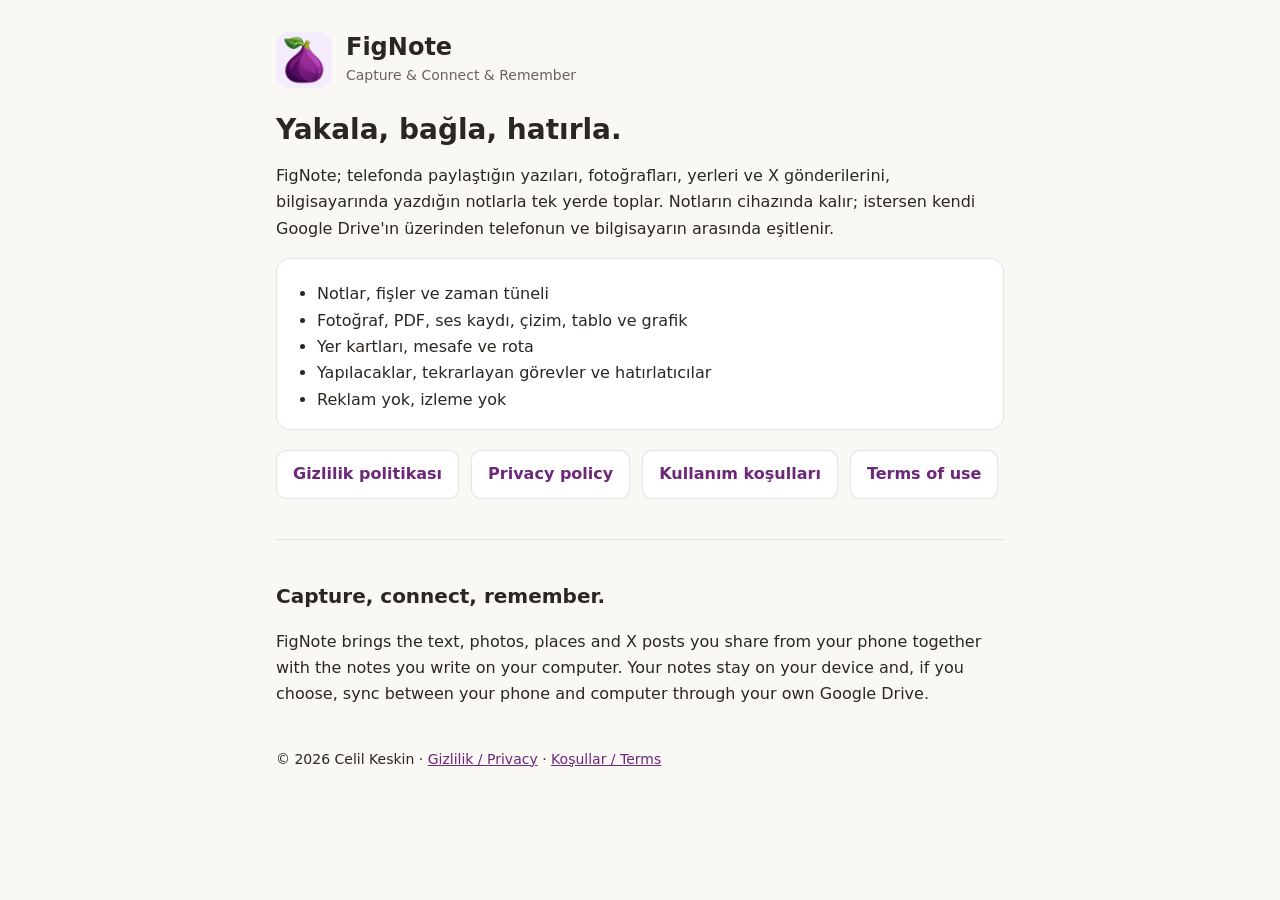
<file: fignote/index.html>
<!doctype html>
<html lang="tr">
<head>
<meta charset="utf-8">
<meta name="viewport" content="width=device-width, initial-scale=1">
<title>FigNote</title>
<meta name="description" content="FigNote: notlar, fotoğraflar, yerler, X gönderileri ve yapılacaklar tek yerde. Capture &amp; Connect &amp; Remember.">
<link rel="icon" href="fignote-icon.png">
<link rel="stylesheet" href="style.css">
</head>
<body>
<main>
  <header class="brand">
    <img src="fignote-icon.png" alt="" width="56" height="56">
    <div>
      <p class="name">FigNote</p>
      <p class="tagline">Capture &amp; Connect &amp; Remember</p>
    </div>
  </header>

  <h1>Yakala, bağla, hatırla.</h1>
  <p>
    FigNote; telefonda paylaştığın yazıları, fotoğrafları, yerleri ve X
    gönderilerini, bilgisayarında yazdığın notlarla tek yerde toplar.
    Notların cihazında kalır; istersen kendi Google Drive'ın üzerinden
    telefonun ve bilgisayarın arasında eşitlenir.
  </p>

  <div class="card">
    <ul>
      <li>Notlar, fişler ve zaman tüneli</li>
      <li>Fotoğraf, PDF, ses kaydı, çizim, tablo ve grafik</li>
      <li>Yer kartları, mesafe ve rota</li>
      <li>Yapılacaklar, tekrarlayan görevler ve hatırlatıcılar</li>
      <li>Reklam yok, izleme yok</li>
    </ul>
  </div>

  <div class="links">
    <a href="privacy.html">Gizlilik politikası</a>
    <a href="privacy.html#en">Privacy policy</a>
    <a href="terms.html">Kullanım koşulları</a>
    <a href="terms.html#en">Terms of use</a>
  </div>

  <hr>

  <section lang="en" aria-labelledby="en-title">
    <h2 id="en-title">Capture, connect, remember.</h2>
    <p>
      FigNote brings the text, photos, places and X posts you share from your
      phone together with the notes you write on your computer. Your notes
      stay on your device and, if you choose, sync between your phone and
      computer through your own Google Drive.
    </p>
  </section>

  <footer>
    <p>© 2026 Celil Keskin · <a href="privacy.html">Gizlilik / Privacy</a> · <a href="terms.html">Koşullar / Terms</a></p>
  </footer>
</main>
</body>
</html>
</file>
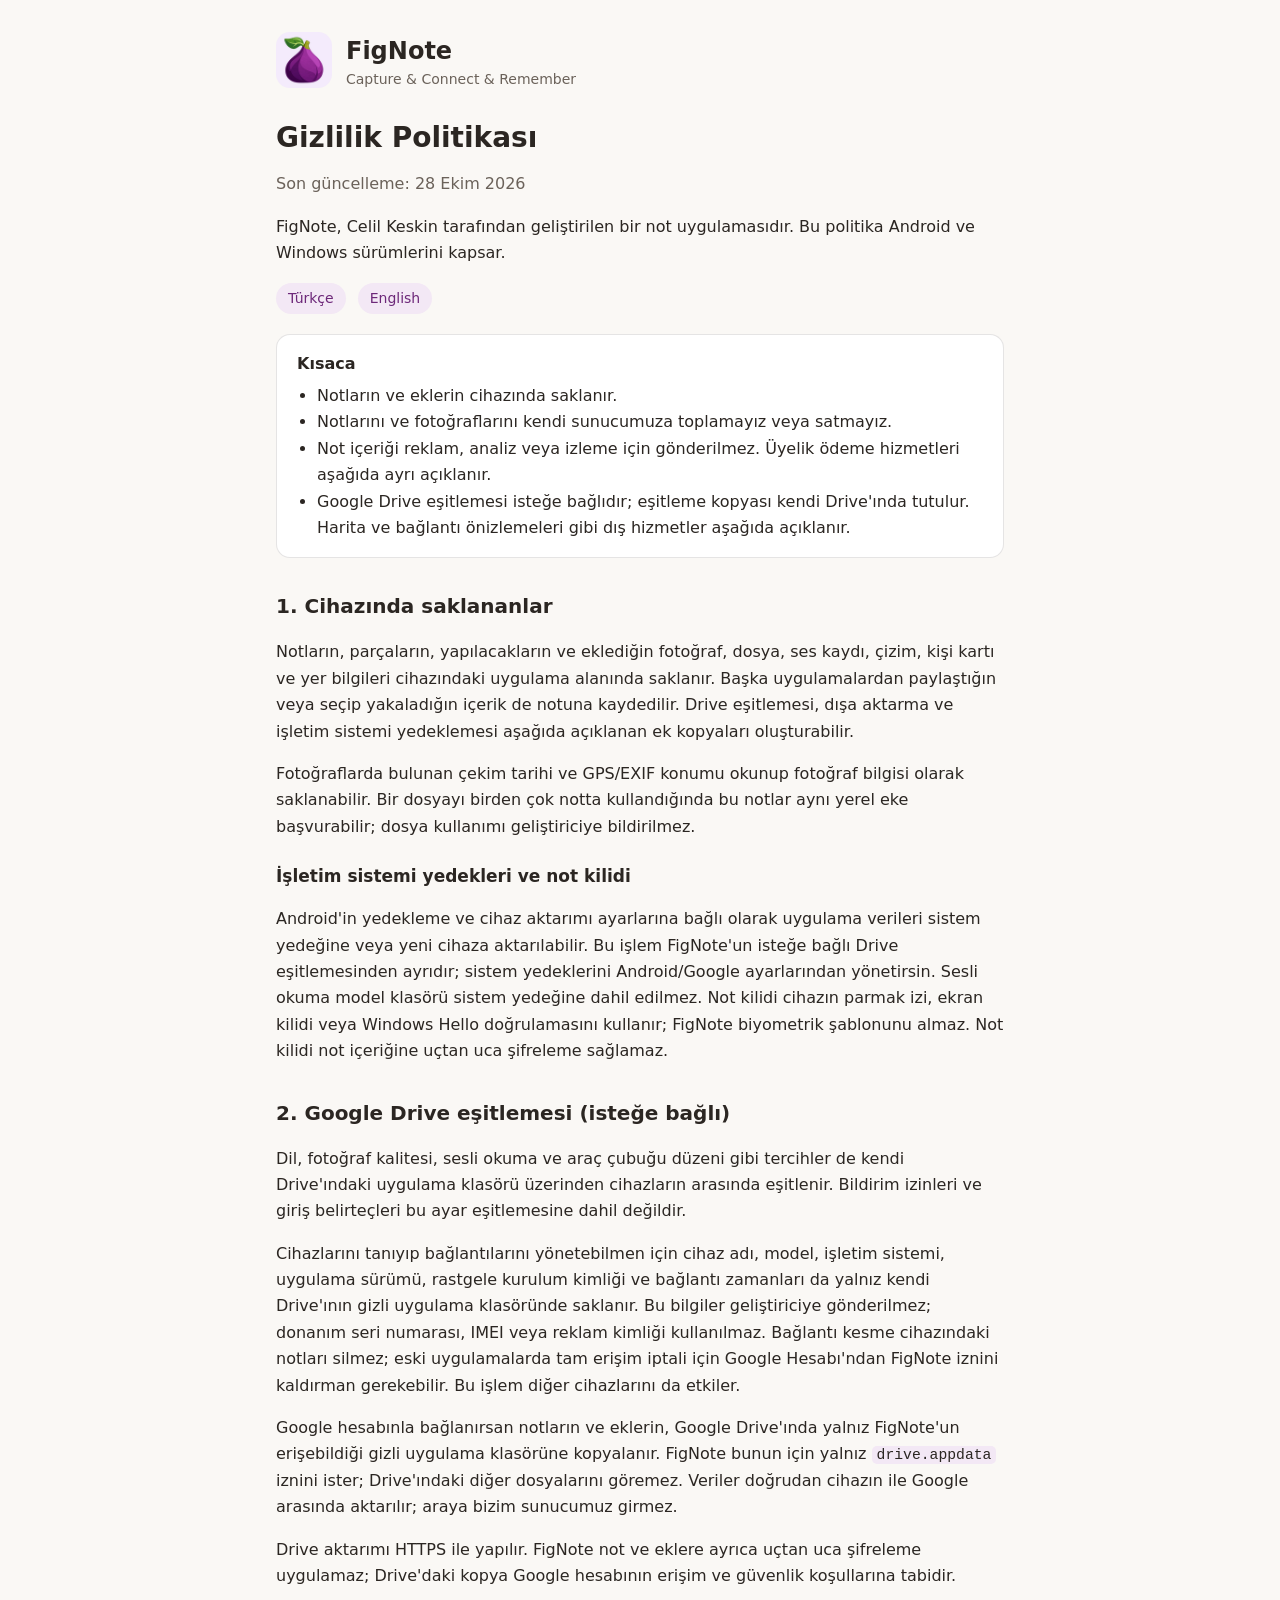
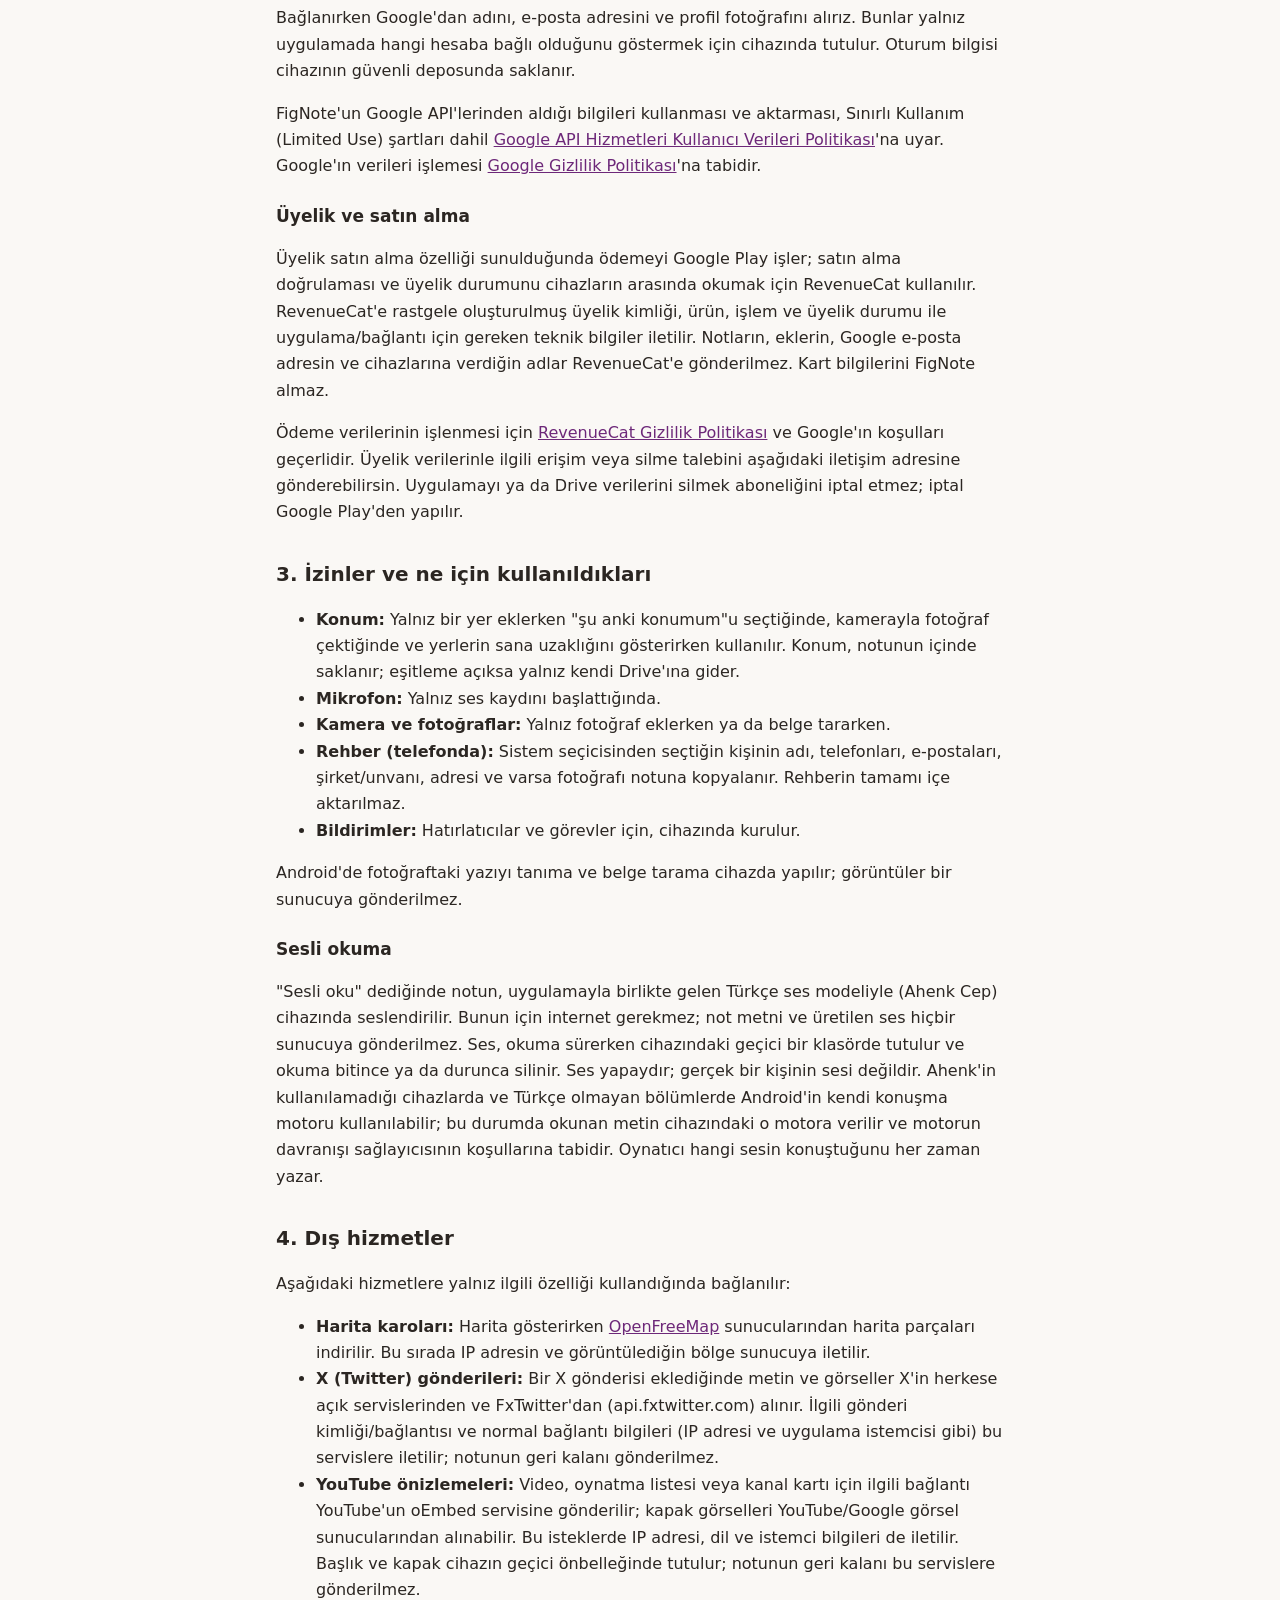
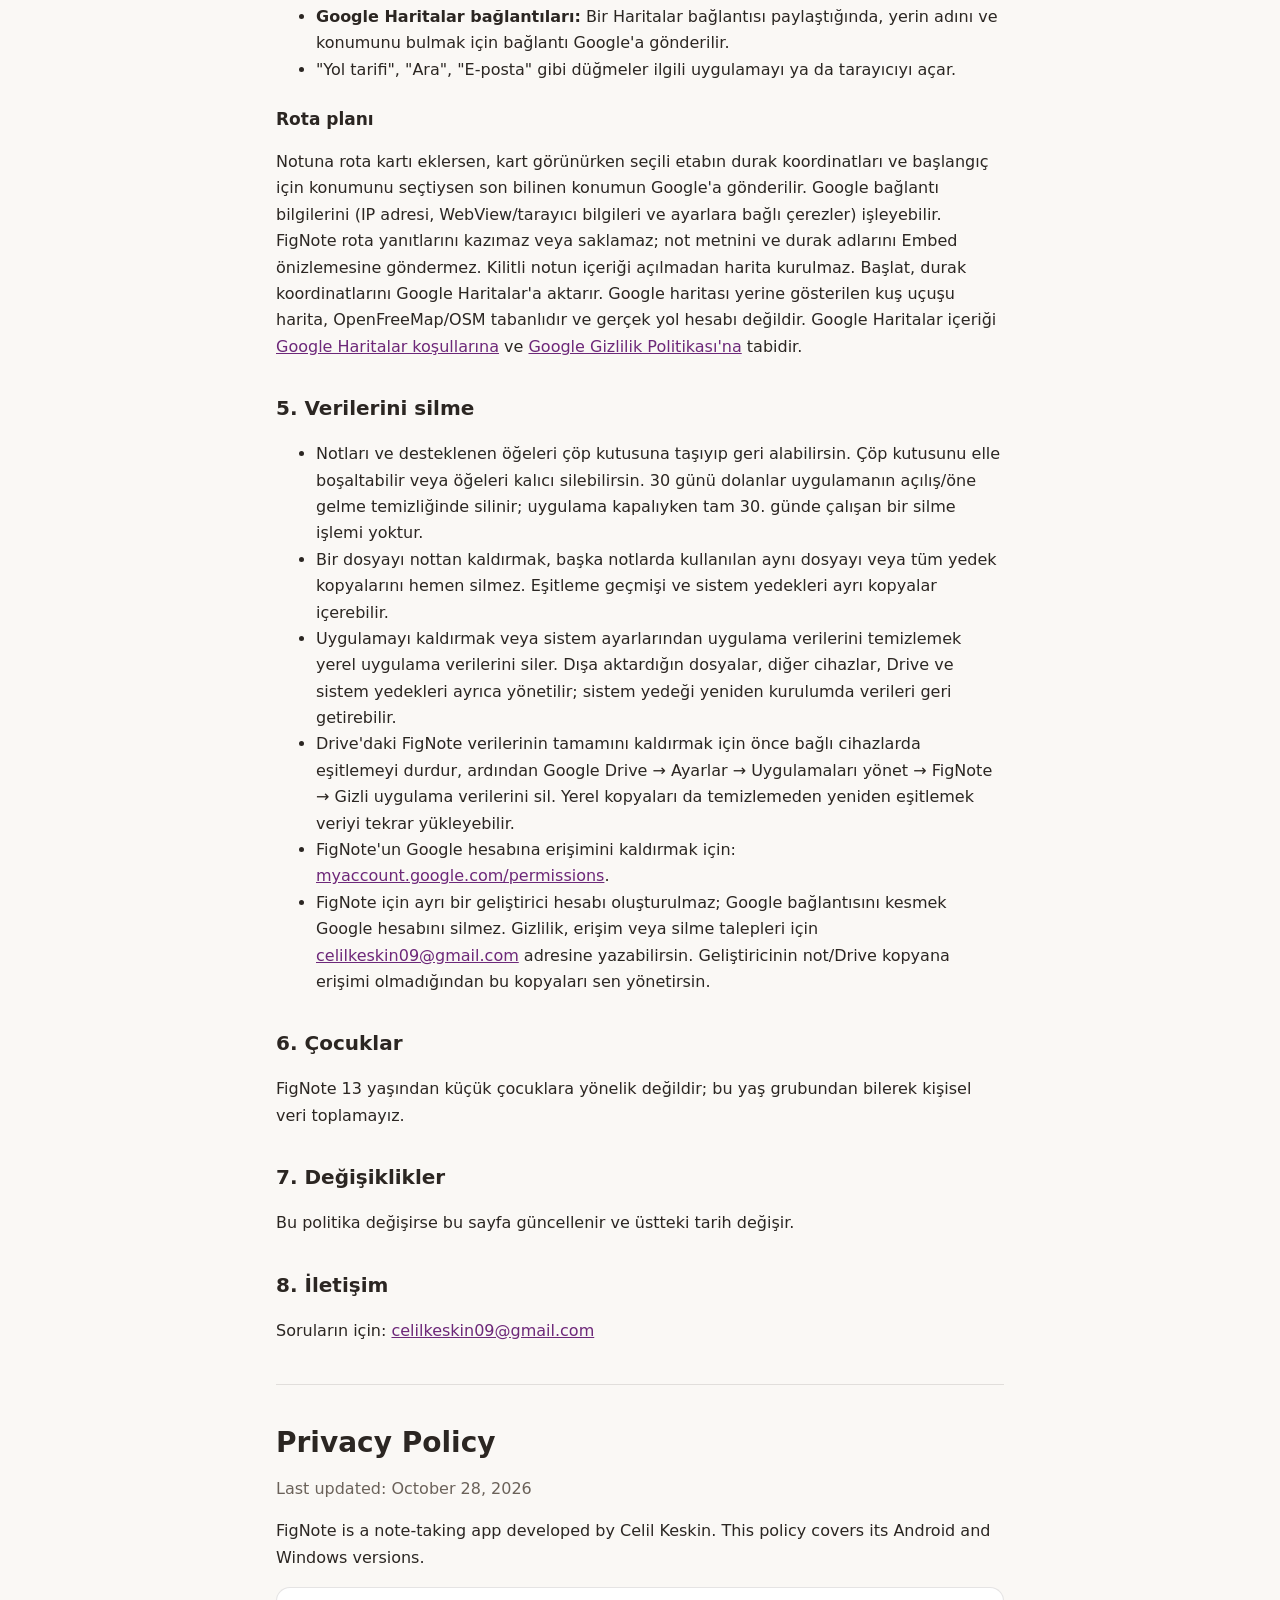
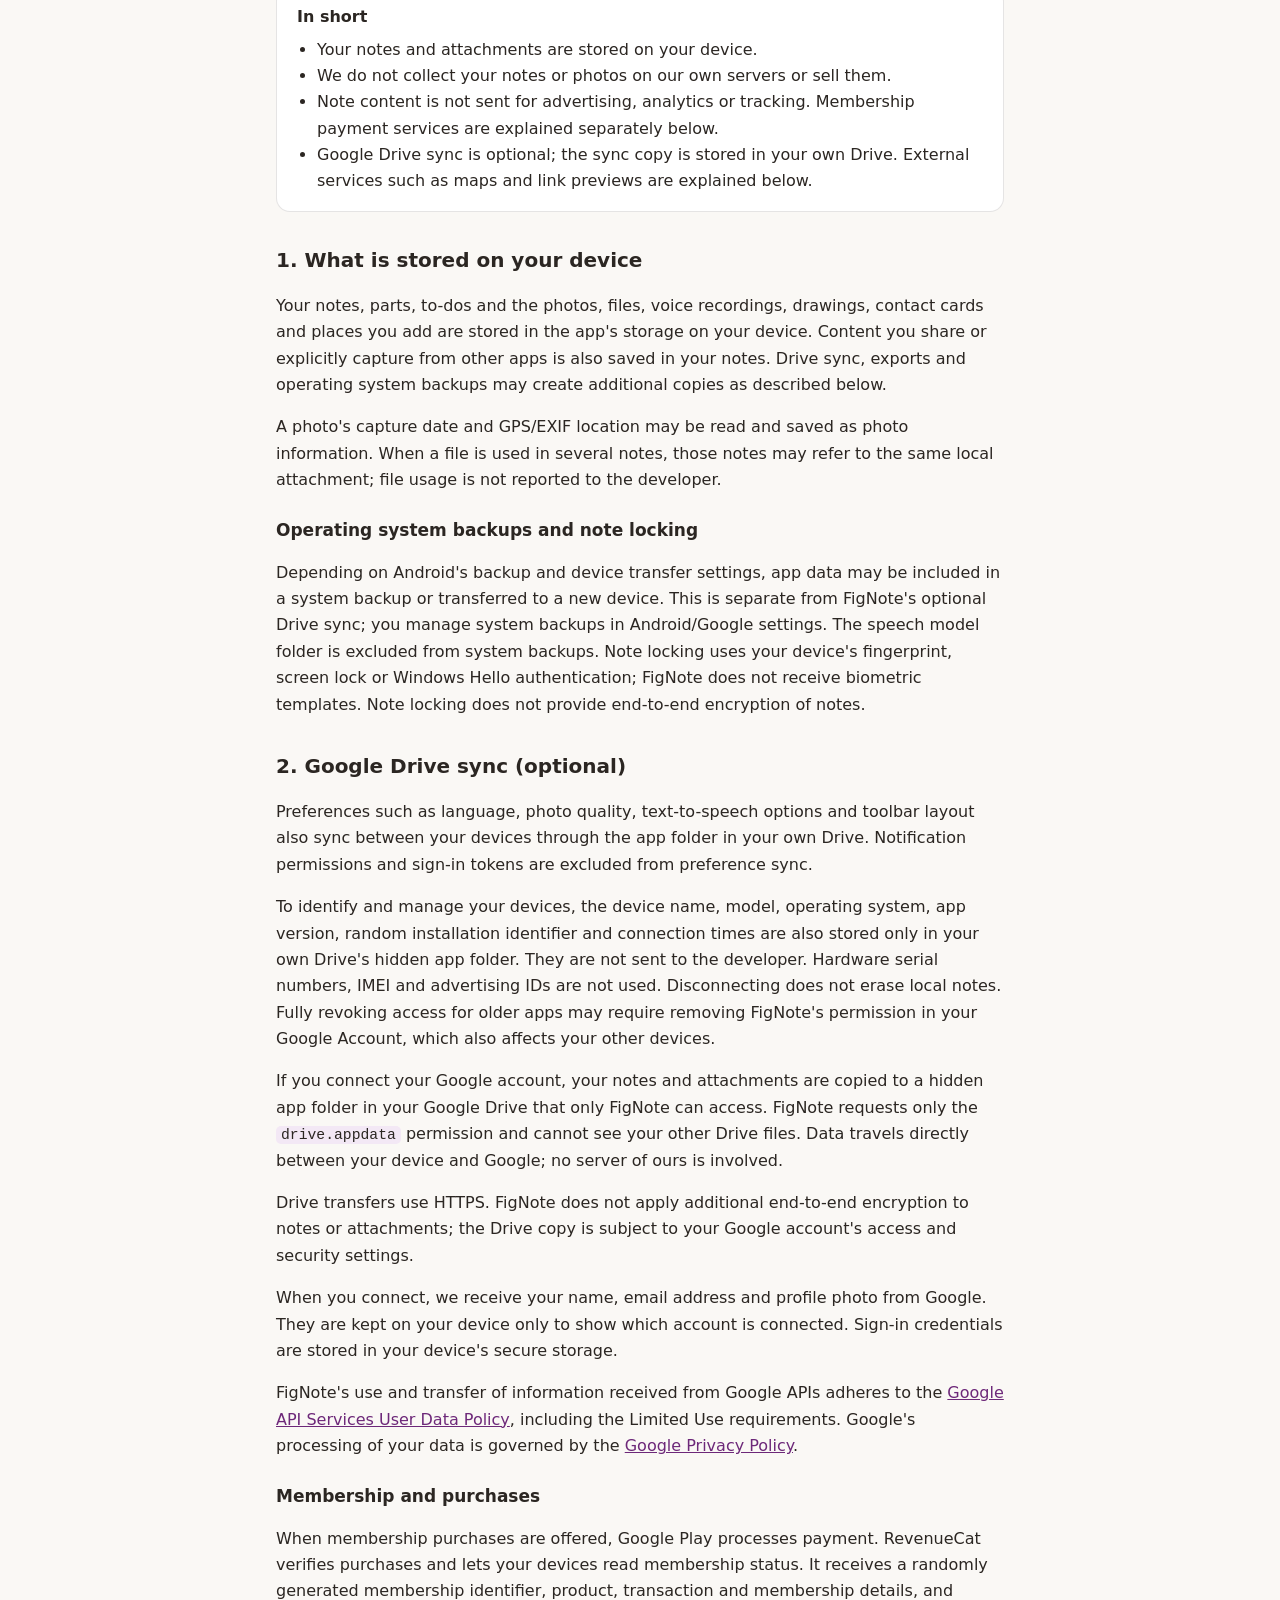
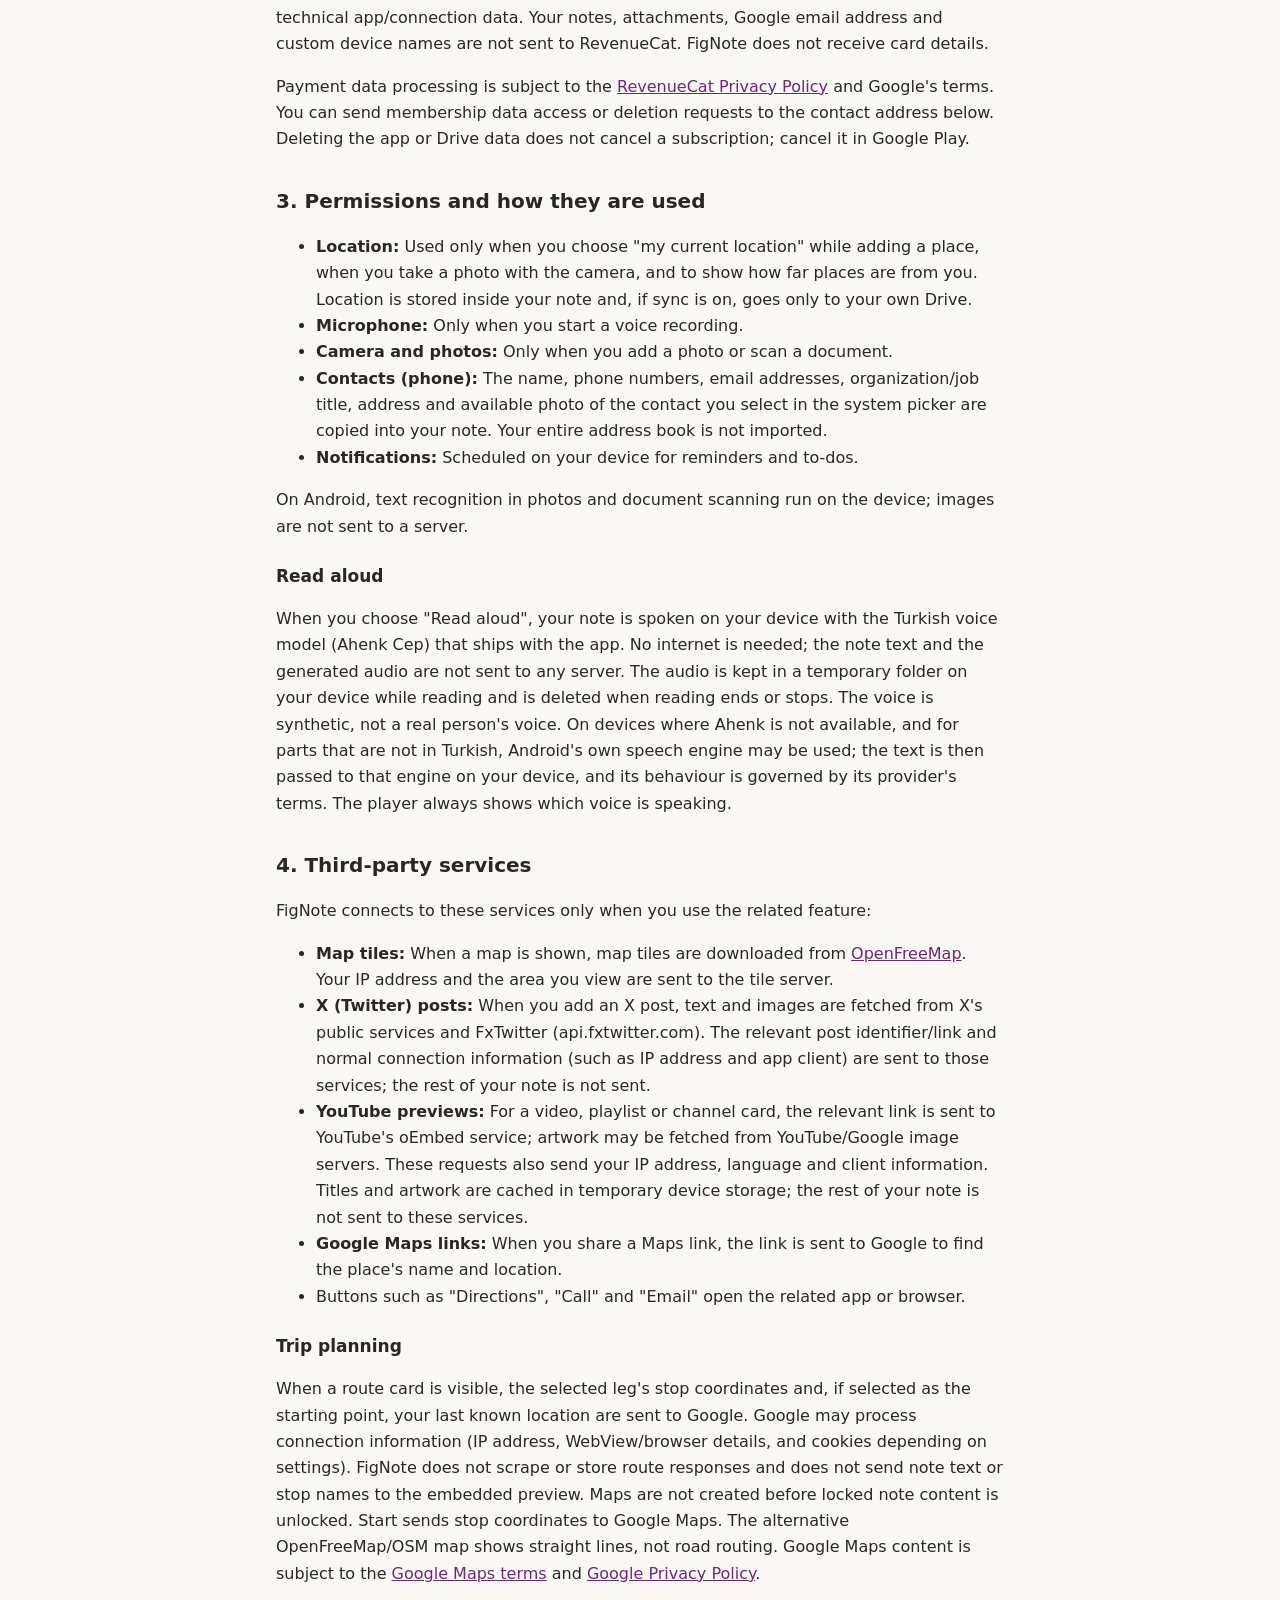
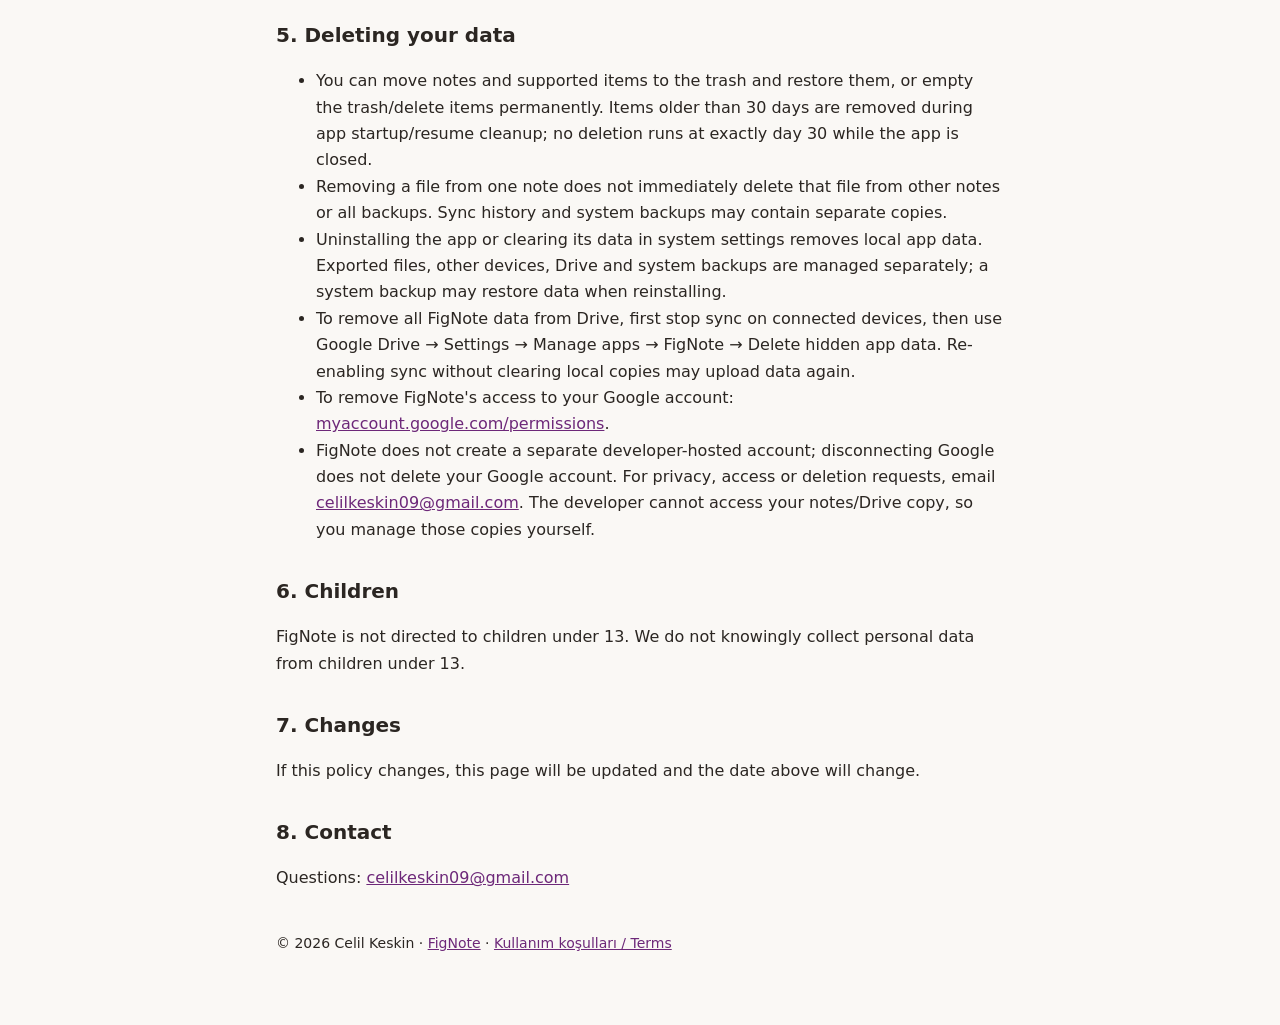
<file: fignote/privacy.html>
<!doctype html>
<html lang="tr">
<head>
<meta charset="utf-8">
<meta name="viewport" content="width=device-width, initial-scale=1">
<title>FigNote Gizlilik Politikası</title>
<meta name="description" content="FigNote gizlilik politikası / privacy policy.">
<link rel="icon" href="fignote-icon.png">
<link rel="stylesheet" href="style.css">
</head>
<body>
<main>
  <header class="brand">
    <a href="index.html"><img src="fignote-icon.png" alt="FigNote ana sayfa" width="56" height="56"></a>
    <div>
      <p class="name">FigNote</p>
      <p class="tagline">Capture &amp; Connect &amp; Remember</p>
    </div>
  </header>

  <h1>Gizlilik Politikası</h1>
  <p class="muted">Son güncelleme: 28 Ekim 2026</p>
  <p>FigNote, Celil Keskin tarafından geliştirilen bir not uygulamasıdır.
    Bu politika Android ve Windows sürümlerini kapsar.</p>
  <nav class="lang" aria-label="Dil"><a href="#tr">Türkçe</a><a href="#en">English</a></nav>

  <section id="tr">
    <div class="card">
      <strong>Kısaca</strong>
      <ul>
        <li>Notların ve eklerin cihazında saklanır.</li>
        <li>Notlarını ve fotoğraflarını kendi sunucumuza toplamayız veya satmayız.</li>
        <li>Not içeriği reklam, analiz veya izleme için gönderilmez. Üyelik ödeme hizmetleri aşağıda ayrı açıklanır.</li>
        <li>Google Drive eşitlemesi isteğe bağlıdır; eşitleme kopyası kendi Drive'ında tutulur. Harita ve bağlantı önizlemeleri gibi dış hizmetler aşağıda açıklanır.</li>
      </ul>
    </div>

    <h2>1. Cihazında saklananlar</h2>
    <p>
      Notların, parçaların, yapılacakların ve eklediğin fotoğraf, dosya, ses
      kaydı, çizim, kişi kartı ve yer bilgileri cihazındaki uygulama alanında
      saklanır. Başka uygulamalardan paylaştığın veya seçip yakaladığın içerik
      de notuna kaydedilir. Drive eşitlemesi, dışa aktarma ve işletim sistemi
      yedeklemesi aşağıda açıklanan ek kopyaları oluşturabilir.
    </p>
    <p>Fotoğraflarda bulunan çekim tarihi ve GPS/EXIF konumu okunup fotoğraf
      bilgisi olarak saklanabilir. Bir dosyayı birden çok notta kullandığında
      bu notlar aynı yerel eke başvurabilir; dosya kullanımı geliştiriciye
      bildirilmez.</p>
    <h3>İşletim sistemi yedekleri ve not kilidi</h3>
    <p>Android'in yedekleme ve cihaz aktarımı ayarlarına bağlı olarak uygulama
      verileri sistem yedeğine veya yeni cihaza aktarılabilir. Bu işlem FigNote'un
      isteğe bağlı Drive eşitlemesinden ayrıdır; sistem yedeklerini Android/Google
      ayarlarından yönetirsin. Sesli okuma model klasörü sistem yedeğine dahil
      edilmez. Not kilidi cihazın parmak izi, ekran kilidi veya Windows Hello
      doğrulamasını kullanır; FigNote biyometrik şablonunu almaz. Not kilidi
      not içeriğine uçtan uca şifreleme sağlamaz.</p>

    <h2>2. Google Drive eşitlemesi (isteğe bağlı)</h2>
    <p>Dil, fotoğraf kalitesi, sesli okuma ve araç çubuğu düzeni gibi
      tercihler de kendi Drive'ındaki uygulama klasörü üzerinden cihazların
      arasında eşitlenir. Bildirim izinleri ve giriş belirteçleri bu ayar
      eşitlemesine dahil değildir.</p>
    <p>Cihazlarını tanıyıp bağlantılarını yönetebilmen için cihaz adı, model,
      işletim sistemi, uygulama sürümü, rastgele kurulum kimliği ve bağlantı
      zamanları da yalnız kendi Drive'ının gizli uygulama klasöründe saklanır.
      Bu bilgiler geliştiriciye gönderilmez; donanım seri numarası, IMEI veya
      reklam kimliği kullanılmaz. Bağlantı kesme cihazındaki notları silmez;
      eski uygulamalarda tam erişim iptali için Google Hesabı'ndan FigNote
      iznini kaldırman gerekebilir. Bu işlem diğer cihazlarını da etkiler.</p>
    <p>
      Google hesabınla bağlanırsan notların ve eklerin, Google Drive'ında
      yalnız FigNote'un erişebildiği gizli uygulama klasörüne kopyalanır.
      FigNote bunun için yalnız <code>drive.appdata</code> iznini ister;
      Drive'ındaki diğer dosyalarını göremez. Veriler doğrudan cihazın ile
      Google arasında aktarılır; araya bizim sunucumuz girmez.
    </p>
    <p>Drive aktarımı HTTPS ile yapılır. FigNote not ve eklere ayrıca uçtan uca
      şifreleme uygulamaz; Drive'daki kopya Google hesabının erişim ve güvenlik
      koşullarına tabidir.</p>
    <p>
      Bağlanırken Google'dan adını, e-posta adresini ve profil fotoğrafını
      alırız. Bunlar yalnız uygulamada hangi hesaba bağlı olduğunu göstermek
      için cihazında tutulur. Oturum bilgisi cihazının güvenli deposunda
      saklanır.
    </p>
    <p>
      FigNote'un Google API'lerinden aldığı bilgileri kullanması ve
      aktarması, Sınırlı Kullanım (Limited Use) şartları dahil
      <a href="https://developers.google.com/terms/api-services-user-data-policy">Google API Hizmetleri Kullanıcı Verileri Politikası</a>'na
      uyar. Google'ın verileri işlemesi
      <a href="https://policies.google.com/privacy">Google Gizlilik Politikası</a>'na tabidir.
    </p>

    <h3>Üyelik ve satın alma</h3>
    <p>Üyelik satın alma özelliği sunulduğunda ödemeyi Google Play işler;
      satın alma doğrulaması ve üyelik durumunu cihazların arasında okumak için
      RevenueCat kullanılır. RevenueCat'e rastgele oluşturulmuş üyelik kimliği,
      ürün, işlem ve üyelik durumu ile uygulama/bağlantı için gereken teknik
      bilgiler iletilir. Notların, eklerin, Google e-posta adresin ve cihazlarına
      verdiğin adlar RevenueCat'e gönderilmez. Kart bilgilerini FigNote almaz.</p>
    <p>Ödeme verilerinin işlenmesi için
      <a href="https://www.revenuecat.com/privacy">RevenueCat Gizlilik Politikası</a>
      ve Google'ın koşulları geçerlidir. Üyelik verilerinle ilgili erişim veya
      silme talebini aşağıdaki iletişim adresine gönderebilirsin. Uygulamayı ya da
      Drive verilerini silmek aboneliğini iptal etmez; iptal Google Play'den yapılır.</p>

    <h2>3. İzinler ve ne için kullanıldıkları</h2>
    <ul>
      <li><strong>Konum:</strong> Yalnız bir yer eklerken "şu anki konumum"u seçtiğinde, kamerayla fotoğraf çektiğinde ve yerlerin sana uzaklığını gösterirken kullanılır. Konum, notunun içinde saklanır; eşitleme açıksa yalnız kendi Drive'ına gider.</li>
      <li><strong>Mikrofon:</strong> Yalnız ses kaydını başlattığında.</li>
      <li><strong>Kamera ve fotoğraflar:</strong> Yalnız fotoğraf eklerken ya da belge tararken.</li>
      <li><strong>Rehber (telefonda):</strong> Sistem seçicisinden seçtiğin kişinin adı, telefonları, e-postaları, şirket/unvanı, adresi ve varsa fotoğrafı notuna kopyalanır. Rehberin tamamı içe aktarılmaz.</li>
      <li><strong>Bildirimler:</strong> Hatırlatıcılar ve görevler için, cihazında kurulur.</li>
    </ul>
    <p>
      Android'de fotoğraftaki yazıyı tanıma ve belge tarama cihazda yapılır;
      görüntüler bir sunucuya gönderilmez.
    </p>

    <h3>Sesli okuma</h3>
    <p>
      "Sesli oku" dediğinde notun, uygulamayla birlikte gelen Türkçe ses
      modeliyle (Ahenk Cep) cihazında seslendirilir. Bunun için internet
      gerekmez; not metni ve üretilen ses hiçbir sunucuya gönderilmez. Ses,
      okuma sürerken cihazındaki geçici bir klasörde tutulur ve okuma bitince
      ya da durunca silinir. Ses yapaydır; gerçek bir kişinin sesi değildir.
      Ahenk'in kullanılamadığı cihazlarda ve Türkçe olmayan bölümlerde
      Android'in kendi konuşma motoru kullanılabilir; bu durumda okunan metin
      cihazındaki o motora verilir ve motorun davranışı sağlayıcısının
      koşullarına tabidir. Oynatıcı hangi sesin konuştuğunu her zaman yazar.
    </p>

    <h2>4. Dış hizmetler</h2>
    <p>Aşağıdaki hizmetlere yalnız ilgili özelliği kullandığında bağlanılır:</p>
    <ul>
      <li><strong>Harita karoları:</strong> Harita gösterirken <a href="https://openfreemap.org">OpenFreeMap</a> sunucularından harita parçaları indirilir. Bu sırada IP adresin ve görüntülediğin bölge sunucuya iletilir.</li>
      <li><strong>X (Twitter) gönderileri:</strong> Bir X gönderisi eklediğinde metin ve görseller X'in herkese açık servislerinden ve FxTwitter'dan (api.fxtwitter.com) alınır. İlgili gönderi kimliği/bağlantısı ve normal bağlantı bilgileri (IP adresi ve uygulama istemcisi gibi) bu servislere iletilir; notunun geri kalanı gönderilmez.</li>
      <li><strong>YouTube önizlemeleri:</strong> Video, oynatma listesi veya kanal kartı için ilgili bağlantı YouTube'un oEmbed servisine gönderilir; kapak görselleri YouTube/Google görsel sunucularından alınabilir. Bu isteklerde IP adresi, dil ve istemci bilgileri de iletilir. Başlık ve kapak cihazın geçici önbelleğinde tutulur; notunun geri kalanı bu servislere gönderilmez.</li>
      <li><strong>Google Haritalar bağlantıları:</strong> Bir Haritalar bağlantısı paylaştığında, yerin adını ve konumunu bulmak için bağlantı Google'a gönderilir.</li>
      <li>"Yol tarifi", "Ara", "E-posta" gibi düğmeler ilgili uygulamayı ya da tarayıcıyı açar.</li>
    </ul>

    <h3>Rota planı</h3>
    <p>Notuna rota kartı eklersen, kart görünürken seçili etabın durak koordinatları
      ve başlangıç için konumunu seçtiysen son bilinen konumun Google'a gönderilir.
      Google bağlantı bilgilerini (IP adresi, WebView/tarayıcı bilgileri ve ayarlara
      bağlı çerezler) işleyebilir. FigNote rota yanıtlarını kazımaz veya saklamaz;
      not metnini ve durak adlarını Embed önizlemesine göndermez. Kilitli notun
      içeriği açılmadan harita kurulmaz. Başlat, durak koordinatlarını Google
      Haritalar'a aktarır. Google haritası yerine gösterilen kuş uçuşu harita,
      OpenFreeMap/OSM tabanlıdır ve gerçek yol hesabı değildir.
      Google Haritalar içeriği <a href="https://maps.google.com/help/terms_maps/">Google Haritalar koşullarına</a>
      ve <a href="https://policies.google.com/privacy">Google Gizlilik Politikası'na</a> tabidir.</p>
    <h2>5. Verilerini silme</h2>
    <ul>
      <li>Notları ve desteklenen öğeleri çöp kutusuna taşıyıp geri alabilirsin. Çöp kutusunu elle boşaltabilir veya öğeleri kalıcı silebilirsin. 30 günü dolanlar uygulamanın açılış/öne gelme temizliğinde silinir; uygulama kapalıyken tam 30. günde çalışan bir silme işlemi yoktur.</li>
      <li>Bir dosyayı nottan kaldırmak, başka notlarda kullanılan aynı dosyayı veya tüm yedek kopyalarını hemen silmez. Eşitleme geçmişi ve sistem yedekleri ayrı kopyalar içerebilir.</li>
      <li>Uygulamayı kaldırmak veya sistem ayarlarından uygulama verilerini temizlemek yerel uygulama verilerini siler. Dışa aktardığın dosyalar, diğer cihazlar, Drive ve sistem yedekleri ayrıca yönetilir; sistem yedeği yeniden kurulumda verileri geri getirebilir.</li>
      <li>Drive'daki FigNote verilerinin tamamını kaldırmak için önce bağlı cihazlarda eşitlemeyi durdur, ardından Google Drive → Ayarlar → Uygulamaları yönet → FigNote → Gizli uygulama verilerini sil. Yerel kopyaları da temizlemeden yeniden eşitlemek veriyi tekrar yükleyebilir.</li>
      <li>FigNote'un Google hesabına erişimini kaldırmak için: <a href="https://myaccount.google.com/permissions">myaccount.google.com/permissions</a>.</li>
      <li>FigNote için ayrı bir geliştirici hesabı oluşturulmaz; Google bağlantısını kesmek Google hesabını silmez. Gizlilik, erişim veya silme talepleri için <a href="mailto:celilkeskin09@gmail.com">celilkeskin09@gmail.com</a> adresine yazabilirsin. Geliştiricinin not/Drive kopyana erişimi olmadığından bu kopyaları sen yönetirsin.</li>
    </ul>

    <h2>6. Çocuklar</h2>
    <p>FigNote 13 yaşından küçük çocuklara yönelik değildir; bu yaş grubundan bilerek kişisel veri toplamayız.</p>

    <h2>7. Değişiklikler</h2>
    <p>Bu politika değişirse bu sayfa güncellenir ve üstteki tarih değişir.</p>

    <h2>8. İletişim</h2>
    <p>Soruların için: <a href="mailto:celilkeskin09@gmail.com">celilkeskin09@gmail.com</a></p>
  </section>

  <hr>

  <section id="en" lang="en">
    <h1>Privacy Policy</h1>
    <p class="muted">Last updated: October 28, 2026</p>
    <p>FigNote is a note-taking app developed by Celil Keskin.
      This policy covers its Android and Windows versions.</p>

    <div class="card">
      <strong>In short</strong>
      <ul>
        <li>Your notes and attachments are stored on your device.</li>
        <li>We do not collect your notes or photos on our own servers or sell them.</li>
        <li>Note content is not sent for advertising, analytics or tracking. Membership payment services are explained separately below.</li>
        <li>Google Drive sync is optional; the sync copy is stored in your own Drive. External services such as maps and link previews are explained below.</li>
      </ul>
    </div>

    <h2>1. What is stored on your device</h2>
    <p>
      Your notes, parts, to-dos and the photos, files, voice recordings,
      drawings, contact cards and places you add are stored in the app's
      storage on your device. Content you share or explicitly capture from
      other apps is also saved in your notes. Drive sync, exports and operating
      system backups may create additional copies as described below.
    </p>
    <p>A photo's capture date and GPS/EXIF location may be read and saved as
      photo information. When a file is used in several notes, those notes may
      refer to the same local attachment; file usage is not reported to the
      developer.</p>
    <h3>Operating system backups and note locking</h3>
    <p>Depending on Android's backup and device transfer settings, app data may
      be included in a system backup or transferred to a new device. This is
      separate from FigNote's optional Drive sync; you manage system backups
      in Android/Google settings. The speech model folder is excluded from
      system backups. Note locking uses your device's fingerprint, screen lock
      or Windows Hello authentication; FigNote does not receive biometric
      templates. Note locking does not provide end-to-end encryption of notes.</p>

    <h2>2. Google Drive sync (optional)</h2>
    <p>Preferences such as language, photo quality, text-to-speech options
      and toolbar layout also sync between your devices through the app
      folder in your own Drive. Notification permissions and sign-in
      tokens are excluded from preference sync.</p>
    <p>To identify and manage your devices, the device name, model, operating
      system, app version, random installation identifier and connection times
      are also stored only in your own Drive's hidden app folder. They are not
      sent to the developer. Hardware serial numbers, IMEI and advertising IDs
      are not used. Disconnecting does not erase local notes. Fully revoking
      access for older apps may require removing FigNote's permission in your
      Google Account, which also affects your other devices.</p>
    <p>
      If you connect your Google account, your notes and attachments are
      copied to a hidden app folder in your Google Drive that only FigNote
      can access. FigNote requests only the <code>drive.appdata</code>
      permission and cannot see your other Drive files. Data travels
      directly between your device and Google; no server of ours is
      involved.
    </p>
    <p>Drive transfers use HTTPS. FigNote does not apply additional end-to-end
      encryption to notes or attachments; the Drive copy is subject to your
      Google account's access and security settings.</p>
    <p>
      When you connect, we receive your name, email address and profile
      photo from Google. They are kept on your device only to show which
      account is connected. Sign-in credentials are stored in your device's
      secure storage.
    </p>
    <p>
      FigNote's use and transfer of information received from Google APIs
      adheres to the
      <a href="https://developers.google.com/terms/api-services-user-data-policy">Google API Services User Data Policy</a>,
      including the Limited Use requirements. Google's processing of your
      data is governed by the <a href="https://policies.google.com/privacy">Google Privacy Policy</a>.
    </p>

    <h3>Membership and purchases</h3>
    <p>When membership purchases are offered, Google Play processes payment.
      RevenueCat verifies purchases and lets your devices read membership status.
      It receives a randomly generated membership identifier, product,
      transaction and membership details, and technical app/connection data.
      Your notes, attachments, Google email address and custom device names
      are not sent to RevenueCat. FigNote does not receive card details.</p>
    <p>Payment data processing is subject to the
      <a href="https://www.revenuecat.com/privacy">RevenueCat Privacy Policy</a>
      and Google's terms. You can send membership data access or deletion
      requests to the contact address below. Deleting the app or Drive data does
      not cancel a subscription; cancel it in Google Play.</p>

    <h2>3. Permissions and how they are used</h2>
    <ul>
      <li><strong>Location:</strong> Used only when you choose "my current location" while adding a place, when you take a photo with the camera, and to show how far places are from you. Location is stored inside your note and, if sync is on, goes only to your own Drive.</li>
      <li><strong>Microphone:</strong> Only when you start a voice recording.</li>
      <li><strong>Camera and photos:</strong> Only when you add a photo or scan a document.</li>
      <li><strong>Contacts (phone):</strong> The name, phone numbers, email addresses, organization/job title, address and available photo of the contact you select in the system picker are copied into your note. Your entire address book is not imported.</li>
      <li><strong>Notifications:</strong> Scheduled on your device for reminders and to-dos.</li>
    </ul>
    <p>
      On Android, text recognition in photos and document scanning run on
      the device; images are not sent to a server.
    </p>

    <h3>Read aloud</h3>
    <p>
      When you choose "Read aloud", your note is spoken on your device with
      the Turkish voice model (Ahenk Cep) that ships with the app. No internet
      is needed; the note text and the generated audio are not sent to any
      server. The audio is kept in a temporary folder on your device while
      reading and is deleted when reading ends or stops. The voice is
      synthetic, not a real person's voice. On devices where Ahenk is not
      available, and for parts that are not in Turkish, Android's own speech
      engine may be used; the text is then passed to that engine on your
      device, and its behaviour is governed by its provider's terms. The
      player always shows which voice is speaking.
    </p>

    <h2>4. Third-party services</h2>
    <p>FigNote connects to these services only when you use the related feature:</p>
    <ul>
      <li><strong>Map tiles:</strong> When a map is shown, map tiles are downloaded from <a href="https://openfreemap.org">OpenFreeMap</a>. Your IP address and the area you view are sent to the tile server.</li>
      <li><strong>X (Twitter) posts:</strong> When you add an X post, text and images are fetched from X's public services and FxTwitter (api.fxtwitter.com). The relevant post identifier/link and normal connection information (such as IP address and app client) are sent to those services; the rest of your note is not sent.</li>
      <li><strong>YouTube previews:</strong> For a video, playlist or channel card, the relevant link is sent to YouTube's oEmbed service; artwork may be fetched from YouTube/Google image servers. These requests also send your IP address, language and client information. Titles and artwork are cached in temporary device storage; the rest of your note is not sent to these services.</li>
      <li><strong>Google Maps links:</strong> When you share a Maps link, the link is sent to Google to find the place's name and location.</li>
      <li>Buttons such as "Directions", "Call" and "Email" open the related app or browser.</li>
    </ul>

    <h3>Trip planning</h3>
    <p>When a route card is visible, the selected leg's stop coordinates and,
      if selected as the starting point, your last known location are sent to Google.
      Google may process connection information (IP address, WebView/browser details,
      and cookies depending on settings). FigNote does not scrape or store route
      responses and does not send note text or stop names to the embedded preview.
      Maps are not created before locked note content is unlocked. Start sends stop
      coordinates to Google Maps. The alternative OpenFreeMap/OSM map shows straight
      lines, not road routing. Google Maps content is subject to the
      <a href="https://maps.google.com/help/terms_maps/">Google Maps terms</a> and
      <a href="https://policies.google.com/privacy">Google Privacy Policy</a>.</p>
    <h2>5. Deleting your data</h2>
    <ul>
      <li>You can move notes and supported items to the trash and restore them, or empty the trash/delete items permanently. Items older than 30 days are removed during app startup/resume cleanup; no deletion runs at exactly day 30 while the app is closed.</li>
      <li>Removing a file from one note does not immediately delete that file from other notes or all backups. Sync history and system backups may contain separate copies.</li>
      <li>Uninstalling the app or clearing its data in system settings removes local app data. Exported files, other devices, Drive and system backups are managed separately; a system backup may restore data when reinstalling.</li>
      <li>To remove all FigNote data from Drive, first stop sync on connected devices, then use Google Drive → Settings → Manage apps → FigNote → Delete hidden app data. Re-enabling sync without clearing local copies may upload data again.</li>
      <li>To remove FigNote's access to your Google account: <a href="https://myaccount.google.com/permissions">myaccount.google.com/permissions</a>.</li>
      <li>FigNote does not create a separate developer-hosted account; disconnecting Google does not delete your Google account. For privacy, access or deletion requests, email <a href="mailto:celilkeskin09@gmail.com">celilkeskin09@gmail.com</a>. The developer cannot access your notes/Drive copy, so you manage those copies yourself.</li>
    </ul>

    <h2>6. Children</h2>
    <p>FigNote is not directed to children under 13. We do not knowingly collect personal data from children under 13.</p>

    <h2>7. Changes</h2>
    <p>If this policy changes, this page will be updated and the date above will change.</p>

    <h2>8. Contact</h2>
    <p>Questions: <a href="mailto:celilkeskin09@gmail.com">celilkeskin09@gmail.com</a></p>
  </section>

  <footer>
    <p>© 2026 Celil Keskin · <a href="index.html">FigNote</a> · <a href="terms.html">Kullanım koşulları / Terms</a></p>
  </footer>
</main>
</body>
</html>
</file>
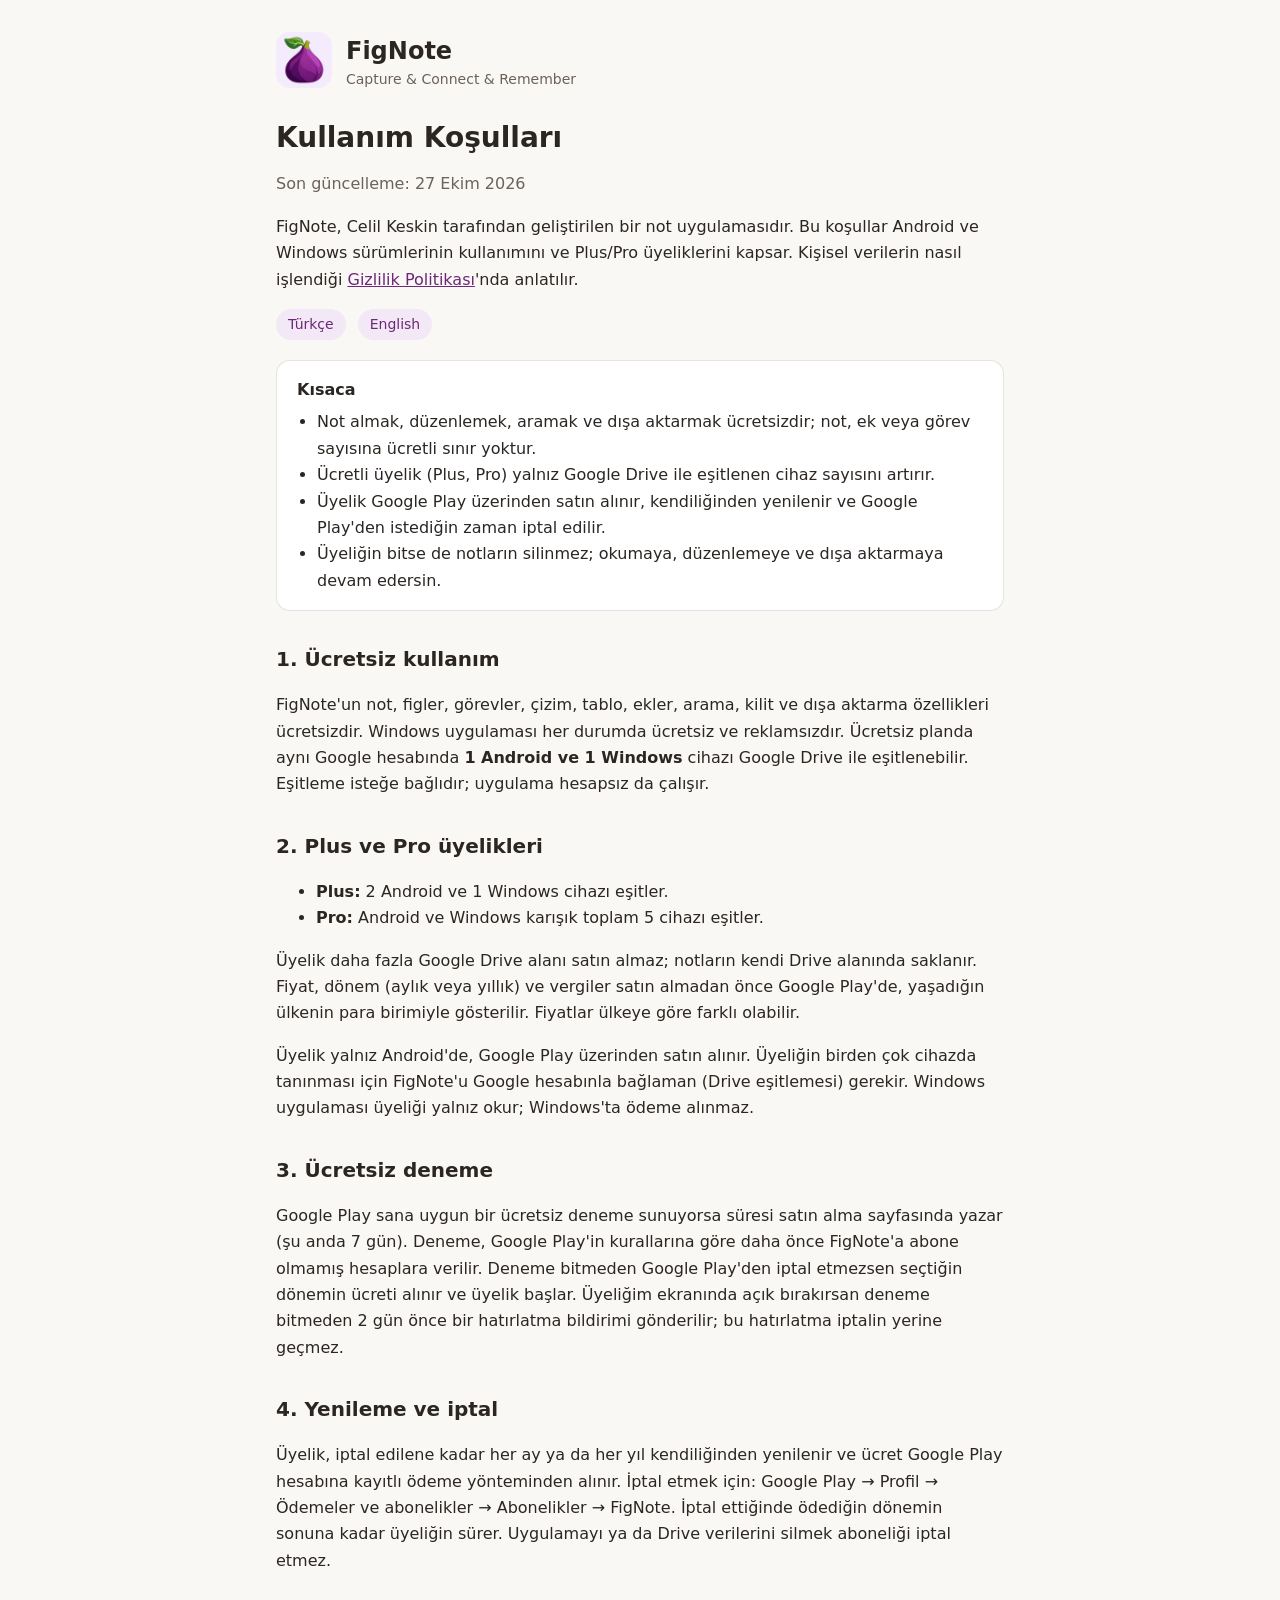
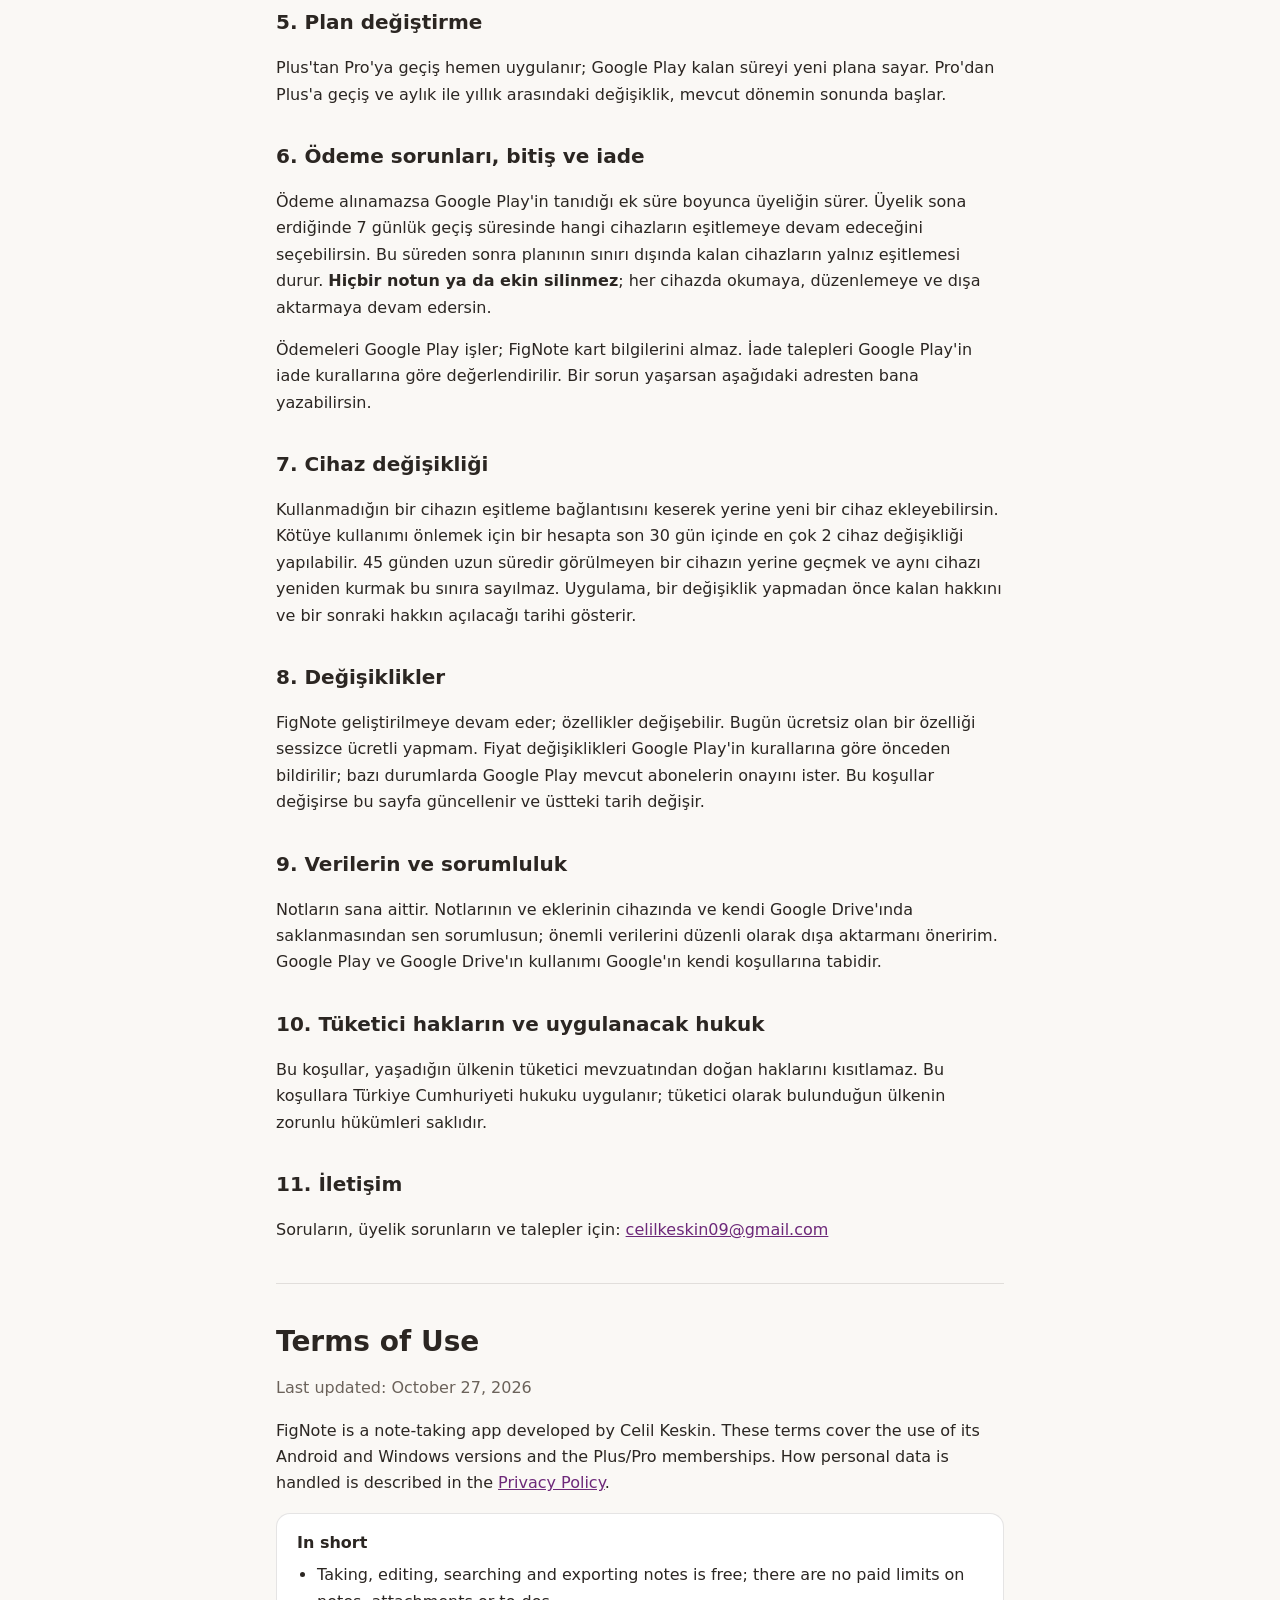
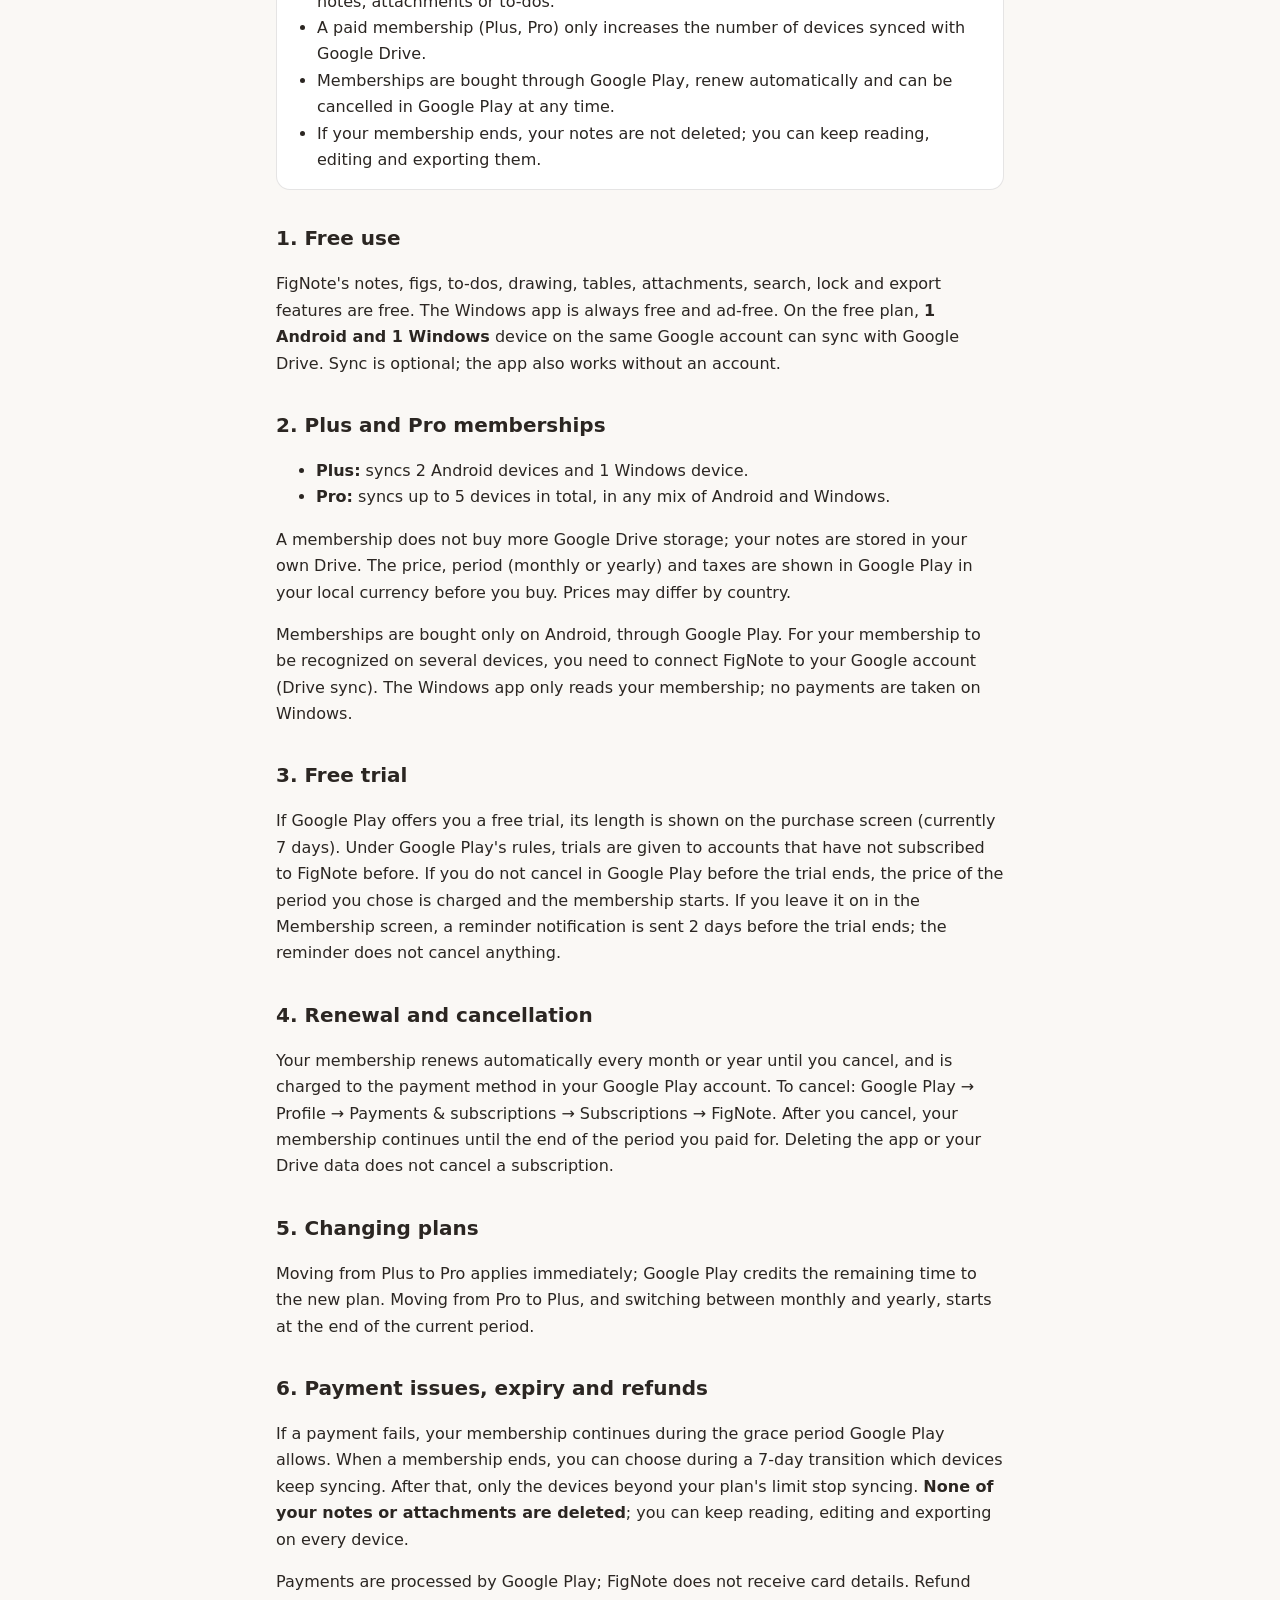
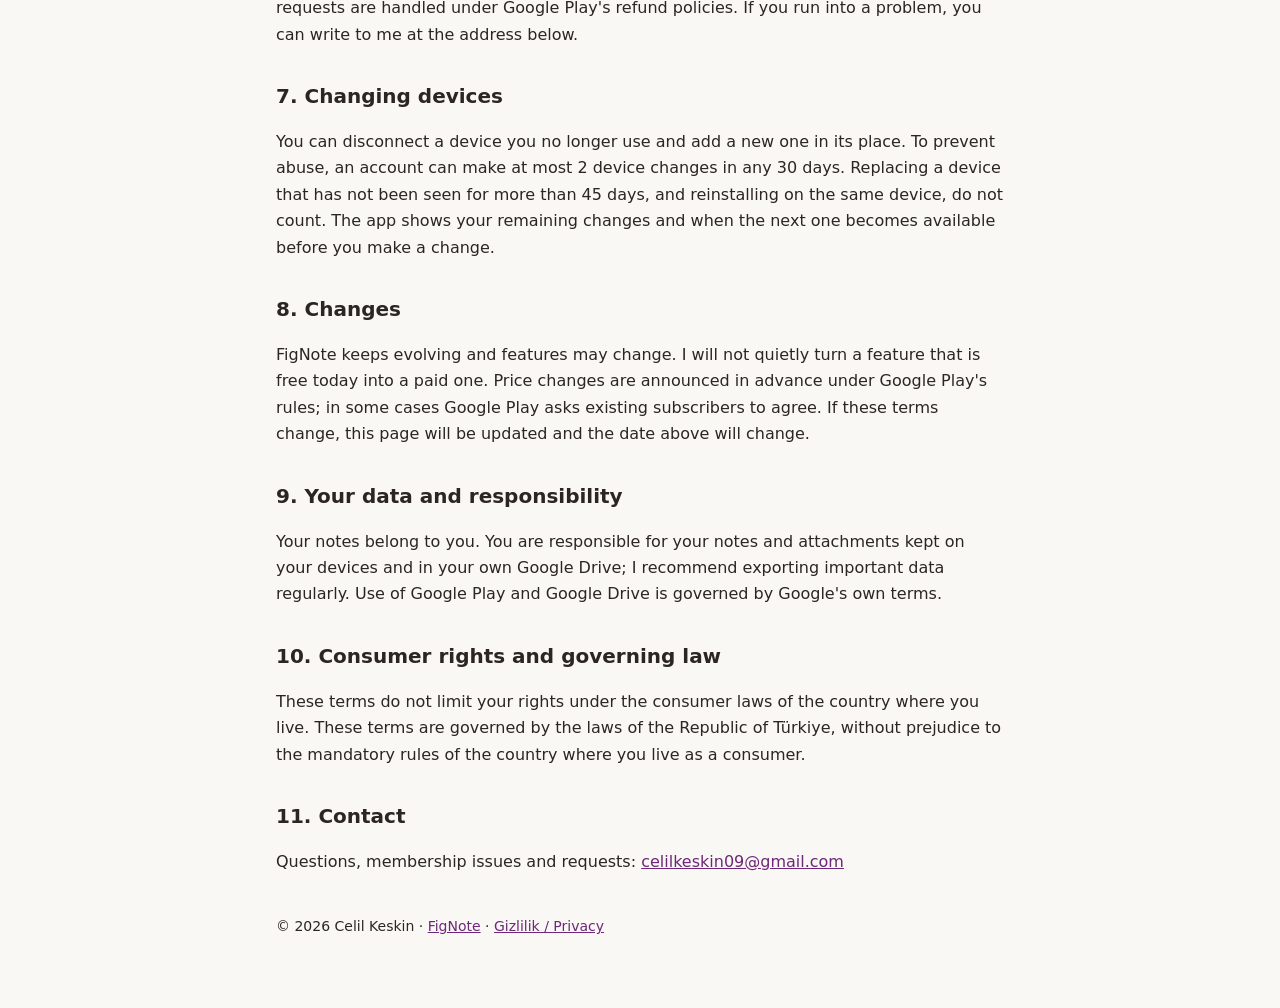
<file: fignote/terms.html>
<!doctype html>
<html lang="tr">
<head>
<meta charset="utf-8">
<meta name="viewport" content="width=device-width, initial-scale=1">
<title>FigNote Kullanım Koşulları</title>
<meta name="description" content="FigNote kullanım ve üyelik koşulları / terms of use and membership.">
<link rel="icon" href="fignote-icon.png">
<link rel="stylesheet" href="style.css">
</head>
<body>
<main>
  <header class="brand">
    <a href="index.html"><img src="fignote-icon.png" alt="FigNote ana sayfa" width="56" height="56"></a>
    <div>
      <p class="name">FigNote</p>
      <p class="tagline">Capture &amp; Connect &amp; Remember</p>
    </div>
  </header>

  <h1>Kullanım Koşulları</h1>
  <p class="muted">Son güncelleme: 27 Ekim 2026</p>
  <p>FigNote, Celil Keskin tarafından geliştirilen bir not uygulamasıdır. Bu
    koşullar Android ve Windows sürümlerinin kullanımını ve Plus/Pro
    üyeliklerini kapsar. Kişisel verilerin nasıl işlendiği
    <a href="privacy.html">Gizlilik Politikası</a>'nda anlatılır.</p>
  <nav class="lang" aria-label="Dil"><a href="#tr">Türkçe</a><a href="#en">English</a></nav>

  <section id="tr">
    <div class="card">
      <strong>Kısaca</strong>
      <ul>
        <li>Not almak, düzenlemek, aramak ve dışa aktarmak ücretsizdir; not, ek veya görev sayısına ücretli sınır yoktur.</li>
        <li>Ücretli üyelik (Plus, Pro) yalnız Google Drive ile eşitlenen cihaz sayısını artırır.</li>
        <li>Üyelik Google Play üzerinden satın alınır, kendiliğinden yenilenir ve Google Play'den istediğin zaman iptal edilir.</li>
        <li>Üyeliğin bitse de notların silinmez; okumaya, düzenlemeye ve dışa aktarmaya devam edersin.</li>
      </ul>
    </div>

    <h2>1. Ücretsiz kullanım</h2>
    <p>FigNote'un not, figler, görevler, çizim, tablo, ekler, arama, kilit ve
      dışa aktarma özellikleri ücretsizdir. Windows uygulaması her durumda
      ücretsiz ve reklamsızdır. Ücretsiz planda aynı Google hesabında
      <strong>1 Android ve 1 Windows</strong> cihazı Google Drive ile
      eşitlenebilir. Eşitleme isteğe bağlıdır; uygulama hesapsız da çalışır.</p>

    <h2>2. Plus ve Pro üyelikleri</h2>
    <ul>
      <li><strong>Plus:</strong> 2 Android ve 1 Windows cihazı eşitler.</li>
      <li><strong>Pro:</strong> Android ve Windows karışık toplam 5 cihazı eşitler.</li>
    </ul>
    <p>Üyelik daha fazla Google Drive alanı satın almaz; notların kendi Drive
      alanında saklanır. Fiyat, dönem (aylık veya yıllık) ve vergiler satın
      almadan önce Google Play'de, yaşadığın ülkenin para birimiyle gösterilir.
      Fiyatlar ülkeye göre farklı olabilir.</p>
    <p>Üyelik yalnız Android'de, Google Play üzerinden satın alınır. Üyeliğin
      birden çok cihazda tanınması için FigNote'u Google hesabınla
      bağlaman (Drive eşitlemesi) gerekir. Windows uygulaması üyeliği yalnız
      okur; Windows'ta ödeme alınmaz.</p>

    <h2>3. Ücretsiz deneme</h2>
    <p>Google Play sana uygun bir ücretsiz deneme sunuyorsa süresi satın alma
      sayfasında yazar (şu anda 7 gün). Deneme, Google Play'in kurallarına göre
      daha önce FigNote'a abone olmamış hesaplara verilir. Deneme bitmeden
      Google Play'den iptal etmezsen seçtiğin dönemin ücreti alınır ve üyelik
      başlar. Üyeliğim ekranında açık bırakırsan deneme bitmeden 2 gün önce
      bir hatırlatma bildirimi gönderilir; bu hatırlatma iptalin yerine geçmez.</p>

    <h2>4. Yenileme ve iptal</h2>
    <p>Üyelik, iptal edilene kadar her ay ya da her yıl kendiliğinden yenilenir
      ve ücret Google Play hesabına kayıtlı ödeme yönteminden alınır.
      İptal etmek için: Google Play → Profil → Ödemeler ve abonelikler →
      Abonelikler → FigNote. İptal ettiğinde ödediğin dönemin sonuna kadar
      üyeliğin sürer. Uygulamayı ya da Drive verilerini silmek aboneliği
      iptal etmez.</p>

    <h2>5. Plan değiştirme</h2>
    <p>Plus'tan Pro'ya geçiş hemen uygulanır; Google Play kalan süreyi yeni
      plana sayar. Pro'dan Plus'a geçiş ve aylık ile yıllık arasındaki
      değişiklik, mevcut dönemin sonunda başlar.</p>

    <h2>6. Ödeme sorunları, bitiş ve iade</h2>
    <p>Ödeme alınamazsa Google Play'in tanıdığı ek süre boyunca üyeliğin sürer.
      Üyelik sona erdiğinde 7 günlük geçiş süresinde hangi cihazların eşitlemeye
      devam edeceğini seçebilirsin. Bu süreden sonra planının sınırı dışında
      kalan cihazların yalnız eşitlemesi durur. <strong>Hiçbir notun ya da
      ekin silinmez</strong>; her cihazda okumaya, düzenlemeye ve dışa
      aktarmaya devam edersin.</p>
    <p>Ödemeleri Google Play işler; FigNote kart bilgilerini almaz. İade
      talepleri Google Play'in iade kurallarına göre değerlendirilir. Bir
      sorun yaşarsan aşağıdaki adresten bana yazabilirsin.</p>

    <h2>7. Cihaz değişikliği</h2>
    <p>Kullanmadığın bir cihazın eşitleme bağlantısını keserek yerine yeni bir
      cihaz ekleyebilirsin. Kötüye kullanımı önlemek için bir hesapta son 30
      gün içinde en çok 2 cihaz değişikliği yapılabilir. 45 günden uzun süredir
      görülmeyen bir cihazın yerine geçmek ve aynı cihazı yeniden kurmak bu
      sınıra sayılmaz. Uygulama, bir değişiklik yapmadan önce kalan hakkını
      ve bir sonraki hakkın açılacağı tarihi gösterir.</p>

    <h2>8. Değişiklikler</h2>
    <p>FigNote geliştirilmeye devam eder; özellikler değişebilir. Bugün ücretsiz
      olan bir özelliği sessizce ücretli yapmam. Fiyat değişiklikleri Google
      Play'in kurallarına göre önceden bildirilir; bazı durumlarda Google
      Play mevcut abonelerin onayını ister. Bu koşullar değişirse bu sayfa
      güncellenir ve üstteki tarih değişir.</p>

    <h2>9. Verilerin ve sorumluluk</h2>
    <p>Notların sana aittir. Notlarının ve eklerinin cihazında ve kendi Google
      Drive'ında saklanmasından sen sorumlusun; önemli verilerini düzenli olarak
      dışa aktarmanı öneririm. Google Play ve Google Drive'ın kullanımı
      Google'ın kendi koşullarına tabidir.</p>

    <h2>10. Tüketici hakların ve uygulanacak hukuk</h2>
    <p>Bu koşullar, yaşadığın ülkenin tüketici mevzuatından doğan haklarını
      kısıtlamaz. Bu koşullara Türkiye Cumhuriyeti hukuku uygulanır; tüketici
      olarak bulunduğun ülkenin zorunlu hükümleri saklıdır.</p>

    <h2>11. İletişim</h2>
    <p>Soruların, üyelik sorunların ve talepler için:
      <a href="mailto:celilkeskin09@gmail.com">celilkeskin09@gmail.com</a></p>
  </section>

  <hr>

  <section id="en" lang="en">
    <h1>Terms of Use</h1>
    <p class="muted">Last updated: October 27, 2026</p>
    <p>FigNote is a note-taking app developed by Celil Keskin. These terms
      cover the use of its Android and Windows versions and the Plus/Pro
      memberships. How personal data is handled is described in the
      <a href="privacy.html">Privacy Policy</a>.</p>

    <div class="card">
      <strong>In short</strong>
      <ul>
        <li>Taking, editing, searching and exporting notes is free; there are no paid limits on notes, attachments or to-dos.</li>
        <li>A paid membership (Plus, Pro) only increases the number of devices synced with Google Drive.</li>
        <li>Memberships are bought through Google Play, renew automatically and can be cancelled in Google Play at any time.</li>
        <li>If your membership ends, your notes are not deleted; you can keep reading, editing and exporting them.</li>
      </ul>
    </div>

    <h2>1. Free use</h2>
    <p>FigNote's notes, figs, to-dos, drawing, tables, attachments, search,
      lock and export features are free. The Windows app is always free and
      ad-free. On the free plan, <strong>1 Android and 1 Windows</strong>
      device on the same Google account can sync with Google Drive. Sync is
      optional; the app also works without an account.</p>

    <h2>2. Plus and Pro memberships</h2>
    <ul>
      <li><strong>Plus:</strong> syncs 2 Android devices and 1 Windows device.</li>
      <li><strong>Pro:</strong> syncs up to 5 devices in total, in any mix of Android and Windows.</li>
    </ul>
    <p>A membership does not buy more Google Drive storage; your notes are
      stored in your own Drive. The price, period (monthly or yearly) and taxes
      are shown in Google Play in your local currency before you buy. Prices
      may differ by country.</p>
    <p>Memberships are bought only on Android, through Google Play. For your
      membership to be recognized on several devices, you need to connect
      FigNote to your Google account (Drive sync). The Windows app only reads
      your membership; no payments are taken on Windows.</p>

    <h2>3. Free trial</h2>
    <p>If Google Play offers you a free trial, its length is shown on the
      purchase screen (currently 7 days). Under Google Play's rules, trials
      are given to accounts that have not subscribed to FigNote before. If you
      do not cancel in Google Play before the trial ends, the price of the
      period you chose is charged and the membership starts. If you leave it
      on in the Membership screen, a reminder notification is sent 2 days
      before the trial ends; the reminder does not cancel anything.</p>

    <h2>4. Renewal and cancellation</h2>
    <p>Your membership renews automatically every month or year until you
      cancel, and is charged to the payment method in your Google Play account.
      To cancel: Google Play → Profile → Payments &amp; subscriptions →
      Subscriptions → FigNote. After you cancel, your membership continues
      until the end of the period you paid for. Deleting the app or your Drive
      data does not cancel a subscription.</p>

    <h2>5. Changing plans</h2>
    <p>Moving from Plus to Pro applies immediately; Google Play credits the
      remaining time to the new plan. Moving from Pro to Plus, and switching
      between monthly and yearly, starts at the end of the current period.</p>

    <h2>6. Payment issues, expiry and refunds</h2>
    <p>If a payment fails, your membership continues during the grace period
      Google Play allows. When a membership ends, you can choose during a
      7-day transition which devices keep syncing. After that, only the
      devices beyond your plan's limit stop syncing. <strong>None of your
      notes or attachments are deleted</strong>; you can keep reading, editing
      and exporting on every device.</p>
    <p>Payments are processed by Google Play; FigNote does not receive card
      details. Refund requests are handled under Google Play's refund
      policies. If you run into a problem, you can write to me at the address
      below.</p>

    <h2>7. Changing devices</h2>
    <p>You can disconnect a device you no longer use and add a new one in its
      place. To prevent abuse, an account can make at most 2 device changes in
      any 30 days. Replacing a device that has not been seen for more than 45
      days, and reinstalling on the same device, do not count. The app shows
      your remaining changes and when the next one becomes available before
      you make a change.</p>

    <h2>8. Changes</h2>
    <p>FigNote keeps evolving and features may change. I will not quietly
      turn a feature that is free today into a paid one. Price changes are
      announced in advance under Google Play's rules; in some cases Google
      Play asks existing subscribers to agree. If these terms change, this
      page will be updated and the date above will change.</p>

    <h2>9. Your data and responsibility</h2>
    <p>Your notes belong to you. You are responsible for your notes and
      attachments kept on your devices and in your own Google Drive; I
      recommend exporting important data regularly. Use of Google Play and
      Google Drive is governed by Google's own terms.</p>

    <h2>10. Consumer rights and governing law</h2>
    <p>These terms do not limit your rights under the consumer laws of the
      country where you live. These terms are governed by the laws of the
      Republic of Türkiye, without prejudice to the mandatory rules of the
      country where you live as a consumer.</p>

    <h2>11. Contact</h2>
    <p>Questions, membership issues and requests:
      <a href="mailto:celilkeskin09@gmail.com">celilkeskin09@gmail.com</a></p>
  </section>

  <footer>
    <p>© 2026 Celil Keskin · <a href="index.html">FigNote</a> · <a href="privacy.html">Gizlilik / Privacy</a></p>
  </footer>
</main>
</body>
</html>
</file>
<file: fignote/style.css>
:root {
  --bg: #faf8f5;
  --surface: #ffffff;
  --ink: #2b2622;
  --muted: #6b625a;
  --border: rgba(43, 38, 34, 0.12);
  --brand: #6d2879;
  --brand-soft: #f3e8f5;
}
@media (prefers-color-scheme: dark) {
  :root {
    --bg: #1b1918;
    --surface: #24211f;
    --ink: #eee8e2;
    --muted: #b7aea6;
    --border: rgba(255, 255, 255, 0.12);
    --brand: #d29bdb;
    --brand-soft: #3a2840;
  }
}
* { box-sizing: border-box; }
html { -webkit-text-size-adjust: 100%; }
body {
  margin: 0;
  background: var(--bg);
  color: var(--ink);
  font-family: "Segoe UI", system-ui, -apple-system, Roboto, "Helvetica Neue", Arial, sans-serif;
  font-size: 16px;
  line-height: 1.65;
}
main { max-width: 760px; margin: 0 auto; padding: 32px 16px 56px; }
a { color: var(--brand); }
a:focus-visible { outline: 2px solid var(--brand); outline-offset: 2px; border-radius: 4px; }
header.brand { display: flex; align-items: center; gap: 14px; margin-bottom: 24px; }
header.brand img { width: 56px; height: 56px; border-radius: 14px; }
header.brand .name { font-size: 24px; font-weight: 700; margin: 0; line-height: 1.2; }
header.brand .tagline { margin: 2px 0 0; color: var(--muted); font-size: 14px; }
h1 { font-size: 28px; line-height: 1.25; margin: 0 0 8px; }
h2 { font-size: 20px; margin: 32px 0 8px; }
h3 { font-size: 17px; margin: 22px 0 6px; }
p, li { color: var(--ink); }
.muted { color: var(--muted); }
.card {
  background: var(--surface);
  border: 1px solid var(--border);
  border-radius: 14px;
  padding: 16px 20px;
  margin: 16px 0;
}
.card ul { margin: 6px 0 0; padding-left: 20px; }
nav.lang { display: flex; gap: 12px; flex-wrap: wrap; margin: 8px 0 20px; font-size: 14px; }
nav.lang a {
  text-decoration: none;
  padding: 4px 12px;
  border-radius: 999px;
  background: var(--brand-soft);
}
.links { display: flex; gap: 12px; flex-wrap: wrap; margin: 20px 0; }
.links a {
  display: inline-block;
  padding: 10px 16px;
  border-radius: 10px;
  border: 1px solid var(--border);
  background: var(--surface);
  text-decoration: none;
  font-weight: 600;
}
hr { border: 0; border-top: 1px solid var(--border); margin: 40px 0; }
footer { margin-top: 40px; font-size: 14px; color: var(--muted); }
code { font-size: 0.92em; background: var(--brand-soft); padding: 1px 5px; border-radius: 5px; }
</file>
